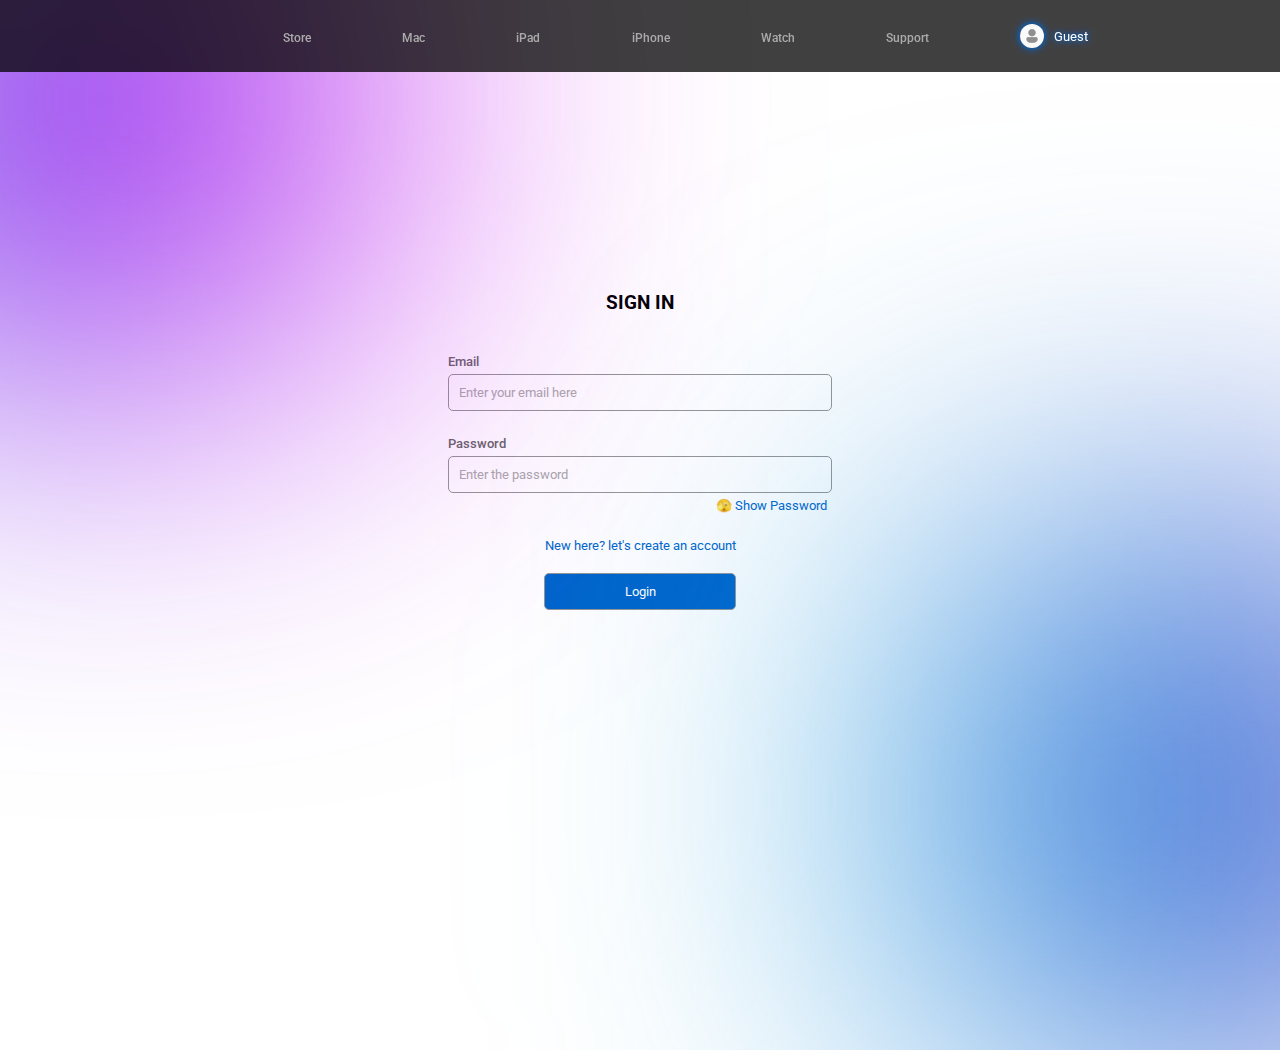
<file: src/account/signin.html>
<!DOCTYPE html>
<html lang="en">
<head>
    <meta charset="UTF-8">
    <meta name="viewport" content="width=device-width, initial-scale=1.0">
    <link rel="stylesheet" href="./account.css">
    <link rel="stylesheet" href="../index.css">
    <link rel="stylesheet" href="../../Components/components.css">
    <link rel="stylesheet" href="https://cdnjs.cloudflare.com/ajax/libs/font-awesome/6.6.0/css/all.min.css" integrity="sha512-Kc323vGBEqzTmouAECnVceyQqyqdsSiqLQISBL29aUW4U/M7pSPA/gEUZQqv1cwx4OnYxTxve5UMg5GT6L4JJg==" crossorigin="anonymous" referrerpolicy="no-referrer" />    <title>Apple Shop - Sign In</title>
</head>
<body>
    <div class="bubble"></div>
    <div class="bubble2"></div>
    <div class="sign__wrapper">
        <custom-nav class="firstSection-navBar"></custom-nav>
        <div class="sign__form">
            <form action="./account.php" method="POST" onsubmit="return loginValidation()">
                <h2>SIGN IN</h2>
                <label>Email</label>
                <input id="loginEmail" type="email" placeholder="Enter your email here" required="required" name="email" onblur="return checkEmail(this)">
                <span id="emailError"></span>
                <label>Password</label>
                <input id="password" type="password" placeholder="Enter the password" required="required" name="password" onblur="return checkPassword(this)">
                <span id="togglePassword" class="toggle-password">🫣 Show Password</span>
                <span id="passwordError"></span>
                <div>
                    <a href="signup.html">New here? let's create an account</a>
                    <input type="submit" name="signInBtn" value="Login" class="submitButton"></button>
                </div>
            </form>
        </div>
    </div>
    <script src="../../Components/customNav.js"></script>
    <script src="./login.js"></script>
</body>
</html>
</file>
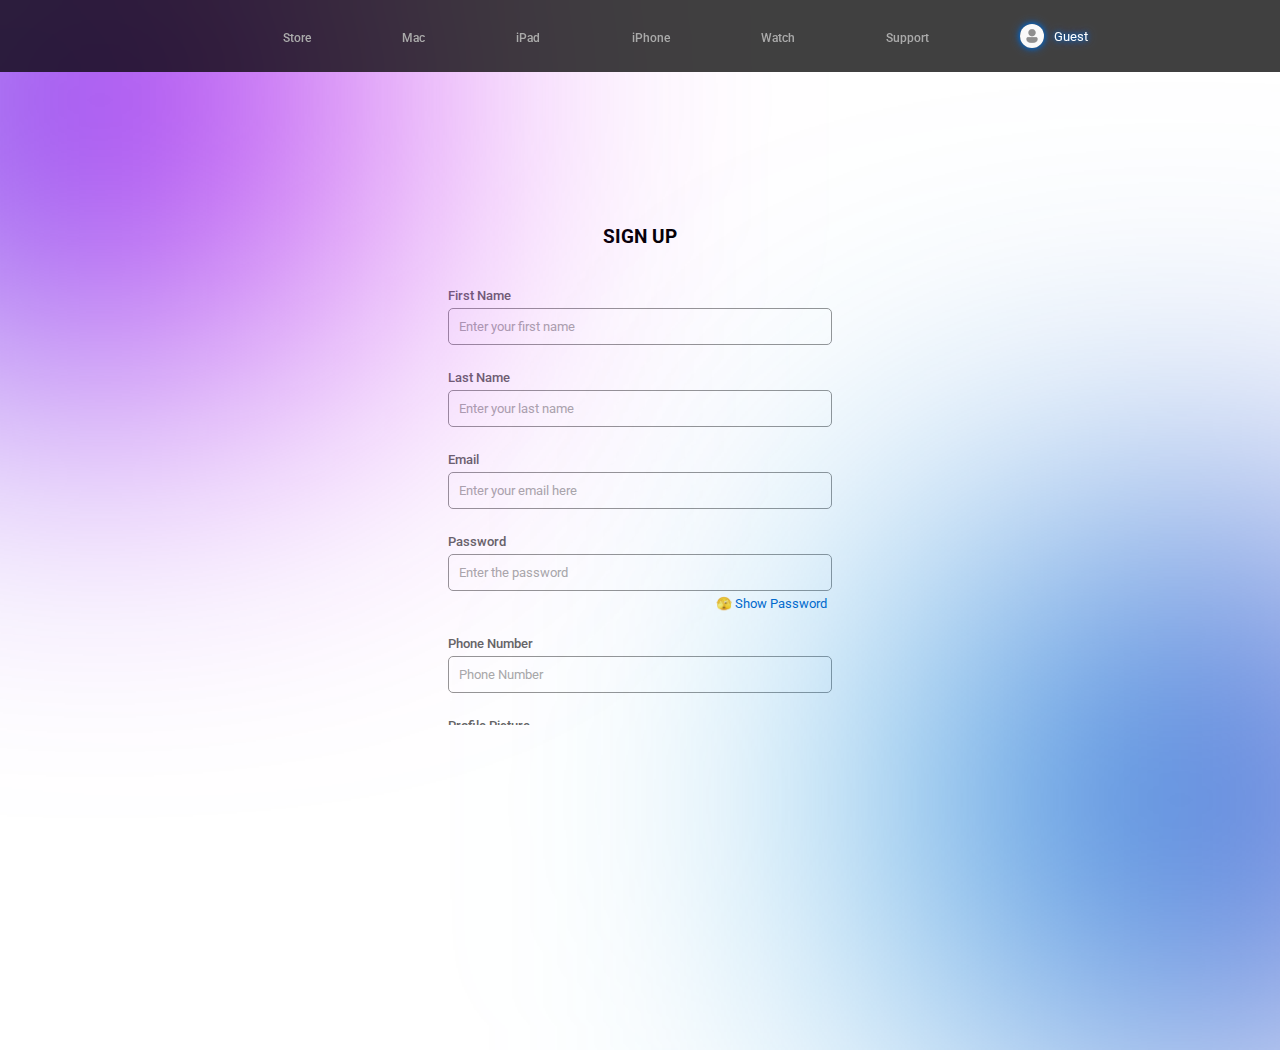
<file: src/account/signup.html>
<!DOCTYPE html>
<html lang="en">
<head>
    <meta charset="UTF-8">
    <meta name="viewport" content="width=device-width, initial-scale=1.0">
    <link rel="stylesheet" href="./account.css">
    <link rel="stylesheet" href="../index.css">
    <link rel="stylesheet" href="../../Components/components.css">
    <link rel="stylesheet" href="https://cdnjs.cloudflare.com/ajax/libs/font-awesome/6.6.0/css/all.min.css" integrity="sha512-Kc323vGBEqzTmouAECnVceyQqyqdsSiqLQISBL29aUW4U/M7pSPA/gEUZQqv1cwx4OnYxTxve5UMg5GT6L4JJg==" crossorigin="anonymous" referrerpolicy="no-referrer" />
    <title>Apple Shop - Sign up</title>
</head>
<body>
    <div class="bubble"></div>
    <div class="bubble2"></div>
    <custom-nav class="firstSection-navBar"></custom-nav>
    <div class="sign__wrapper">
        <div class="signup__form sign__form">
            <form action="./account.php" enctype="multipart/form-data" method="POST" onsubmit="return signUpValidation()">
                <h2>SIGN UP</h2>
                <label>First Name</label>
                <input id="firstName" type="text" placeholder="Enter your first name" required="required" name="firstName" onblur="return checkFirstName()">
                <span id="firstNameError"></span>
                <label>Last Name</label>
                <input id="lastName" type="text" placeholder="Enter your last name" required="required" name="lastName" onblur="return checkLastName()">
                <span id="lastNameError"></span>
                <label>Email</label>
                <input id="email" type="email" placeholder="Enter your email here" required="required" name="email" onblur="return checkEmail(this)">
                <span id="emailError"></span>
                <label>Password</label>
                <input id="password" type="password" placeholder="Enter the password" required="required" name="password" onblur="return checkPassword(this)">
                <span id="togglePassword" class="toggle-password">🫣 Show Password</span>
                <span id="passwordError"></span>
                <label>Phone Number</label>
                <input id="phone" type="tel" placeholder="Phone Number" required="required" name="phoneNumber" onblur="return checkPhoneNumber()">
                <span id="numberError"></span>
                <label for="profilePicture">Profile Picture</label>
                <input id="profilePicture" type="file" name="profilePicture" accept="image/*">
                <div>
                    <a href="signin.html">Already have an accout? Sign in</a>
                    <input type="submit" name="signUpBtn" value="Create Account" class="submitButton"></button>
                </div>
            </form>
        </div>
    </div>
    <script src="../../Components/customNav.js"></script>
    <script src="./signUp.js"></script>
</body>
</html>
</file>
<file: src/account/account.css>
* {
	margin: 0;
	padding: 0;
}

custom-nav {
	position: fixed;
	top: 0;
}

body {
	overflow: hidden;
}

body::-webkit-scrollbar {
	display: none;
}

.sign__wrapper {
	display: flex;
	align-items: center;
	justify-content: center;
	height: 100vh;
	width: 100%;
}

.signup__form {
	display: flex;
	flex-direction: column;
	padding: 50px;
	border-radius: 10px;
	width: 25%;
	height: 50vh;
	overflow-y: scroll;
}

.sign__form {
	display: flex;
	flex-direction: column;
	padding: 50px;
	border-radius: 10px;
	width: 30%;
}

.signup__form::-webkit-scrollbar {
	display: none;
}

.sign__form form {
	display: flex;
	flex-direction: column;
}

.sign__form form label {
	font-size: 0.8rem;
	margin: 20px 0 5px 0;
	color: rgb(102, 102, 102);
	font-weight: 500;
}

.sign__form form input::placeholder {
	color: var(--apple-gray);
}

.sign__form form h2 {
	font-size: 1.2rem;
	text-align: center;
	margin-bottom: 20px;
}

.sign__form form input {
	width: auto;
	padding: 10px;
	border: 1px solid rgb(150, 150, 150);
	border-radius: 5px;
	transition: 0.5s;
}

input:focus {
	outline: 2px solid var(--apple-blue);
	box-shadow: 0 0 2px var(--apple-blue);
}

.toggle-password {
	text-align: right;
	color: rgb(0, 102, 204) !important;
	cursor: pointer;
}

.inputRedFocus:focus {
	outline: 2px solid rgb(229, 9, 9);
	box-shadow: 0 0 2px rgb(208, 9, 9);
}

.sign__form form div {
	display: flex;
	flex-direction: column;
	justify-content: center;
	align-items: center;
}

.sign__form form a {
	color: #06c;
	font-size: 0.8rem;
	margin: 20px 0 10px 0;
	cursor: pointer;
	text-decoration: none;
}

.submitButton {
	width: 50% !important;
	padding: 10px 20px;
	border: none;
	background-color: rgb(0, 102, 204);
	color: #fff;
	border-radius: 8px;
	margin-top: 10px;
	cursor: pointer;
}

.bubble {
	position: absolute;
	top: -150px;
	left: -150px;
	width: 500px;
	height: 500px;
	background-image: linear-gradient(
		to right,
		rgb(20, 9, 227),
		rgb(238, 11, 241)
	);
	border-radius: 100px;
	filter: blur(200px);
	-webkit-filter: blur(200px);
}

.bubble2 {
	position: absolute;
	bottom: -150px;
	right: -150px;
	width: 500px;
	height: 500px;
	background-image: linear-gradient(
		to right,
		rgb(9, 180, 227),
		rgb(37, 3, 189)
	);
	border-radius: 100px;
	filter: blur(200px);
	-webkit-filter: blur(200px);
}

span {
	color: rgb(162, 12, 12);
	font-size: 0.8rem;
	margin-top: 5px;
	margin-right: 5px;
}
</file>
<file: src/index.css>
@import url("https://fonts.googleapis.com/css2?family=Roboto:ital,wght@0,100;0,300;0,400;0,500;0,700;0,900;1,100;1,300;1,400;1,500;1,700;1,900&display=swap");

:root {
	--apple-white: #f5f5f7;
	--apple-gray: #aaaaaa;
	--apple-darkGray: #181818;
	--apple-blue: #06c;
	--apple-black: #000000;
	--apple-black-transparent: rgba(0, 0, 0, 0.75);
	--apple-successful: #b4f3bc;
	--apple-successful-text: #36853d;
	--apple-error-background: #f3b4b4;
	--apple-error-text: #c72525;
	--x: "";
	--y: "";
}
</file>
<file: Components/components.css>
* {
	margin: 0;
	padding: 0;
	font-family: "Roboto", sans-serif;
}

/* ********************************************* */
/* CUSTOM NAVBAR */
/* ********************************************* */

.firstSection-navBar {
	z-index: 10;
	display: flex;
	justify-content: center;
	width: 100%;
	background-color: var(--apple-black-transparent);
	backdrop-filter: blur(10px);
	height: 8vh;
	position: fixed;
}

.navBarWrapper i:nth-child(2) {
	text-align: center;
	display: none;
}

.navBarWrapper {
	display: flex;
	flex-direction: row;
	justify-content: space-evenly;
	align-items: center;
	width: 70%;
}

.navBarWrapper-div {
	display: flex;
	justify-content: space-evenly;
	align-items: center;
	width: 100%;
}

.navBarWrapper_user {
	display: flex;
	color: #ffffff;
	align-items: center;
}

.navBarWrapper_user > p {
	color: rgb(255, 255, 255);
	text-shadow: 0 0 5px rgb(0, 102, 204), 0 0 10px rgb(0, 102, 204);
	font-size: 0.8rem;
	margin-left: 10px;
	cursor: pointer;
}

.navBarWrapper_user > div {
	width: 24px;
	height: 24px;
}

.navBarWrapper_user > div > img {
	width: 100%;
	height: 100%;
	border-radius: 12px;
	cursor: pointer;
	box-shadow: 0 0 5px rgb(0, 102, 204), 0 0 10px rgb(0, 102, 204);
}

.navBarWrapper i {
	color: var(--apple-white);
	font-size: 1.2rem;
	cursor: pointer;
	font-style: normal;
}

.navBarWrapper-div h3 a {
	color: var(--apple-gray);
	font-size: 0.75rem;
	font-weight: 500;
	transition: 0.4s;
	cursor: pointer;
	text-decoration: none;
}

.navBarWrapper-div h3 a:hover {
	color: var(--apple-white);
}

/* ********************************************* */
/* CUSTOM BACKGROUND */
/* ********************************************* */

.customBackground_wrapper {
	display: flex;
	flex-direction: column;
	align-items: center;
	height: 70%;
	margin-top: -0.5%;
	overflow: hidden;
	position: relative;
	opacity: 0;
	animation: fade-in linear forwards;
	animation-timeline: view(0px 300px);
	animation-range: entry;
}

.bottom-apple-text .image-texts {
	display: none;
}

.bottom-apple-text .wrapper_bgImage {
	height: 100vh;
	width: 100%;
	object-fit: cover;
	display: flex;
	align-items: center;
	justify-content: center;
	animation: opacity linear forwards infinite;
	animation-duration: 8s;
	margin-top: 80px;
}

.wrapper-bgImage {
	display: flex;
	width: 100vw;
	height: 60vh;
	object-fit: cover;
}

.wrapper_bgImage img {
	width: 100vw;
	overflow: hidden;
	z-index: 1;
}

.image-texts {
	position: absolute;
	z-index: 3;
	color: var(--apple-white);
	display: flex;
	flex-direction: column;
	align-items: center;
	margin-top: 5%;
}

.image-texts h2 {
	font-size: 5rem;
}

.image-texts h5 {
	font-size: 2rem;
	font-weight: 400;
}

.whiteBG h2,
.whiteBG h5 {
	color: var(--apple-black);
}

.image-texts button {
	margin-top: 5%;
	color: var(--apple-white);
	background-color: var(--apple-blue);
	border: none;
	padding: 10px 30px;
	border-radius: 30px;
	cursor: pointer;
}

/* ********************************************* */
/* CUSTOM BUTTON */
/* ********************************************* */
.customButton {
	background: var(--apple-blue);
	color: var(--apple-white);
	border: none;
	padding: 10px 30px;
	border-radius: 30px;
}

/* ********************************************* */
/* CUSTOM CARD */
/* ********************************************* */
.card--bgImage img {
	width: 100%;
}

.wrapper_card {
	position: relative;
	display: block;
}

.card--bgImage-text {
	position: absolute;
	width: 100%;
	display: flex;
	flex-direction: column;
	justify-content: center;
	text-align: center;
	top: 10%;
}

.card--bgImage-text h3 {
	font-size: 2.5rem;
	font-weight: 500;
}

.card--bgImage-text h4 {
	font-size: 1.2rem;
	font-weight: 400;
}

.bottom-text .card--bgImage-text {
	position: absolute;
	bottom: -35%;
	color: var(--apple-white);
}

.top-text {
	color: var(--apple-black);
}

.card--button button {
	margin: 20px 5px;
	padding: 10px 30px;
	border-radius: 30px;
}

.card--button-bgFill {
	color: var(--apple-white);
	background-color: var(--apple-blue);
	border: none;
}

.card--button-outline {
	color: var(--apple-blue);
	background: transparent;
	border: 1px solid var(--apple-blue);
}

.btn-visibility .card--button-outline {
	display: none;
}
/* ********************************************* */
/* CUSTOM FOOTER */
/* ********************************************* */
.home__footer {
	display: flex;
	justify-content: center;
	width: 100%;
}

.footer_wrapper {
	width: 80%;
	display: grid;
	grid-template-columns: repeat(5, 1fr);
	line-height: 1.8rem;
	margin: 5% 0;
}

.wrapper-content h6 {
	color: #7b7b7b;
	font-weight: 500;
	font-size: 0.8rem;
	margin-top: 30px;
}

.wrapper-content p {
	color: var(--apple-gray);
	font-weight: 400;
	font-size: 0.8rem;
}

.wrapper-content {
	margin: 0 10px;
}

/* ********************************************* */
/* CUSTOM STATUS */
/* ********************************************* */
.status-img {
	height: 100vh;
	position: relative;
	margin: 10px;
}

.status-img img {
	border-radius: 30px;
	width: 400px;
	height: 90vh;
	object-fit: cover;
}

.status-text {
	position: absolute;
	top: 30px;
	left: 30px;
	width: 70%;
}

.status-text h6 {
	font-size: 1rem;
	font-weight: 500;
}

.status-text h2 {
	font-size: 1.6rem;
	font-weight: 500;
	margin-top: 10px;
}

.status-blackBG h6,
.status-blackBG h2 {
	color: var(--apple-white);
}

/* ********************************************* */
/* CUSTOM SHOP BACKGROUND */
/* ********************************************* */
.wrapper__shopBackground {
	height: 115vh;
	width: 100%;
	display: flex;
	justify-content: center;
	align-items: center;
	background-color: var(--apple-black);
	scroll-snap-align: start;
	position: relative;
	overflow: hidden;
	text-align: center;
}

.backgroundText h1 {
	color: var(--apple-white);
	font-size: 8rem;
}

.backgroundText span {
	color: var(--apple-blue);
}

.light {
	position: absolute;
	top: 0;
	left: 0;
	width: 100%;
	height: 115vh;
	cursor: pointer;
	background: radial-gradient(
		circle at var(--x) var(--y),
		transparent 5%,
		rgba(0, 0, 0, 0.96) 20%
	);
}

.bubble {
	position: absolute;
	top: -150px;
	left: -150px;
	width: 500px;
	height: 500px;
	background-image: linear-gradient(
		to right,
		rgb(20, 9, 227),
		rgb(238, 11, 241)
	);
	border-radius: 100px;
	filter: blur(200px);
	-webkit-filter: blur(200px);
}

.bubble2 {
	position: absolute;
	bottom: -150px;
	right: -150px;
	width: 500px;
	height: 500px;
	background-image: linear-gradient(
		to right,
		rgb(9, 180, 227),
		rgb(37, 3, 189)
	);
	border-radius: 100px;
	filter: blur(200px);
	-webkit-filter: blur(200px);
}

@media screen and (max-width: 1100px) {
	.firstSection-navBar {
		padding-top: 10px;
		height: 4vh;
	}

	.firstSection-navBar i {
		font-size: 1rem;
		padding-top: 5px;
	}

	.firstSection-navBar a {
		font-size: 0.72rem;
	}

	.image-texts h2 {
		font-size: 4rem;
	}

	.image-texts h5 {
		font-size: 1.5rem;
		margin: 10px 0;
		font-weight: 400;
	}

	.card--bgImage-text h3 {
		font-size: 2rem;
	}

	.card--bgImage-text h4 {
		font-size: 1rem;
	}

	.card--button button {
		font-size: 0.75rem;
		margin: 18px 5px;
		padding: 9px 25px;
	}

	.wrapper-content h6 {
		font-weight: 500;
		font-size: 0.7rem;
	}

	.wrapper-content p {
		font-weight: 400;
		font-size: 0.68rem;
	}

	.wrapper-content {
		margin: 0 5px;
	}
}

@media screen and (max-width: 770px) {
	.image-texts h2 {
		font-size: 3rem;
	}

	.image-texts h5 {
		font-size: 1.5rem;
		font-weight: 300;
	}

	.card--bgImage-text h3 {
		font-size: 3rem;
		font-weight: 600;
	}

	.card--bgImage-text h4 {
		font-size: 1.6rem;
	}

	.footer_wrapper {
		grid-template-columns: repeat(3, 1fr);
		width: 85%;
	}

	.wrapper-content h6 {
		font-weight: 500;
		font-size: 0.95rem;
	}

	.wrapper-content p {
		font-weight: 400;
		font-size: 0.9rem;
	}

	.firstSection-navBar {
		z-index: 10;
		display: flex;
		align-items: center;
		justify-items: center;
		width: 100%;
		height: 5vh;
		position: fixed;
		text-align: center;
		backdrop-filter: blur(20px);
		transition: 0.8s;
	}

	.card--button button {
		font-size: 0.9rem;
	}

	.firstSection-navBar a {
		font-size: 1.2rem;
		font-weight: 500;
	}

	.firstSection-navBar i {
		position: absolute;
		top: 0;
		margin: 15px 30px;
		font-size: 1.4rem;
		cursor: pointer;
	}

	.firstSection-navBar i:first-child {
		left: 0;
	}

	.firstSection-navBar i:last-child {
		right: 0;
	}

	.navBarWrapper i:nth-child(2) {
		display: block;
		text-align: center;
	}

	.navBarWrapper div {
		display: none;
	}

	.navBarWrapper div h3 {
		margin: 45px;
	}

	.navBarWrapper div h3 a {
		font-size: 1.3rem;
		transition: 0.8s;
	}
}

@media screen and (max-width: 480px) {
	.image-texts h2 {
		font-size: 1.8rem;
		margin-top: 5%;
	}

	.image-texts h5 {
		font-size: 1rem;
		font-weight: 400;
		width: 80%;
		text-align: center;
	}

	.card--bgImage-text h3 {
		font-size: 2rem;
		font-weight: 500;
	}

	.card--bgImage-text h4 {
		font-size: 1rem;
		font-weight: 400;
	}

	.footer_wrapper {
		grid-template-columns: repeat(2, 1fr);
	}
}

@keyframes fade-in {
	to {
		opacity: 1;
	}
}

@keyframes opacity {
	0% {
		opacity: 0;
	}
	50% {
		opacity: 1;
	}
	100% {
		opacity: 0;
	}
}
</file>
